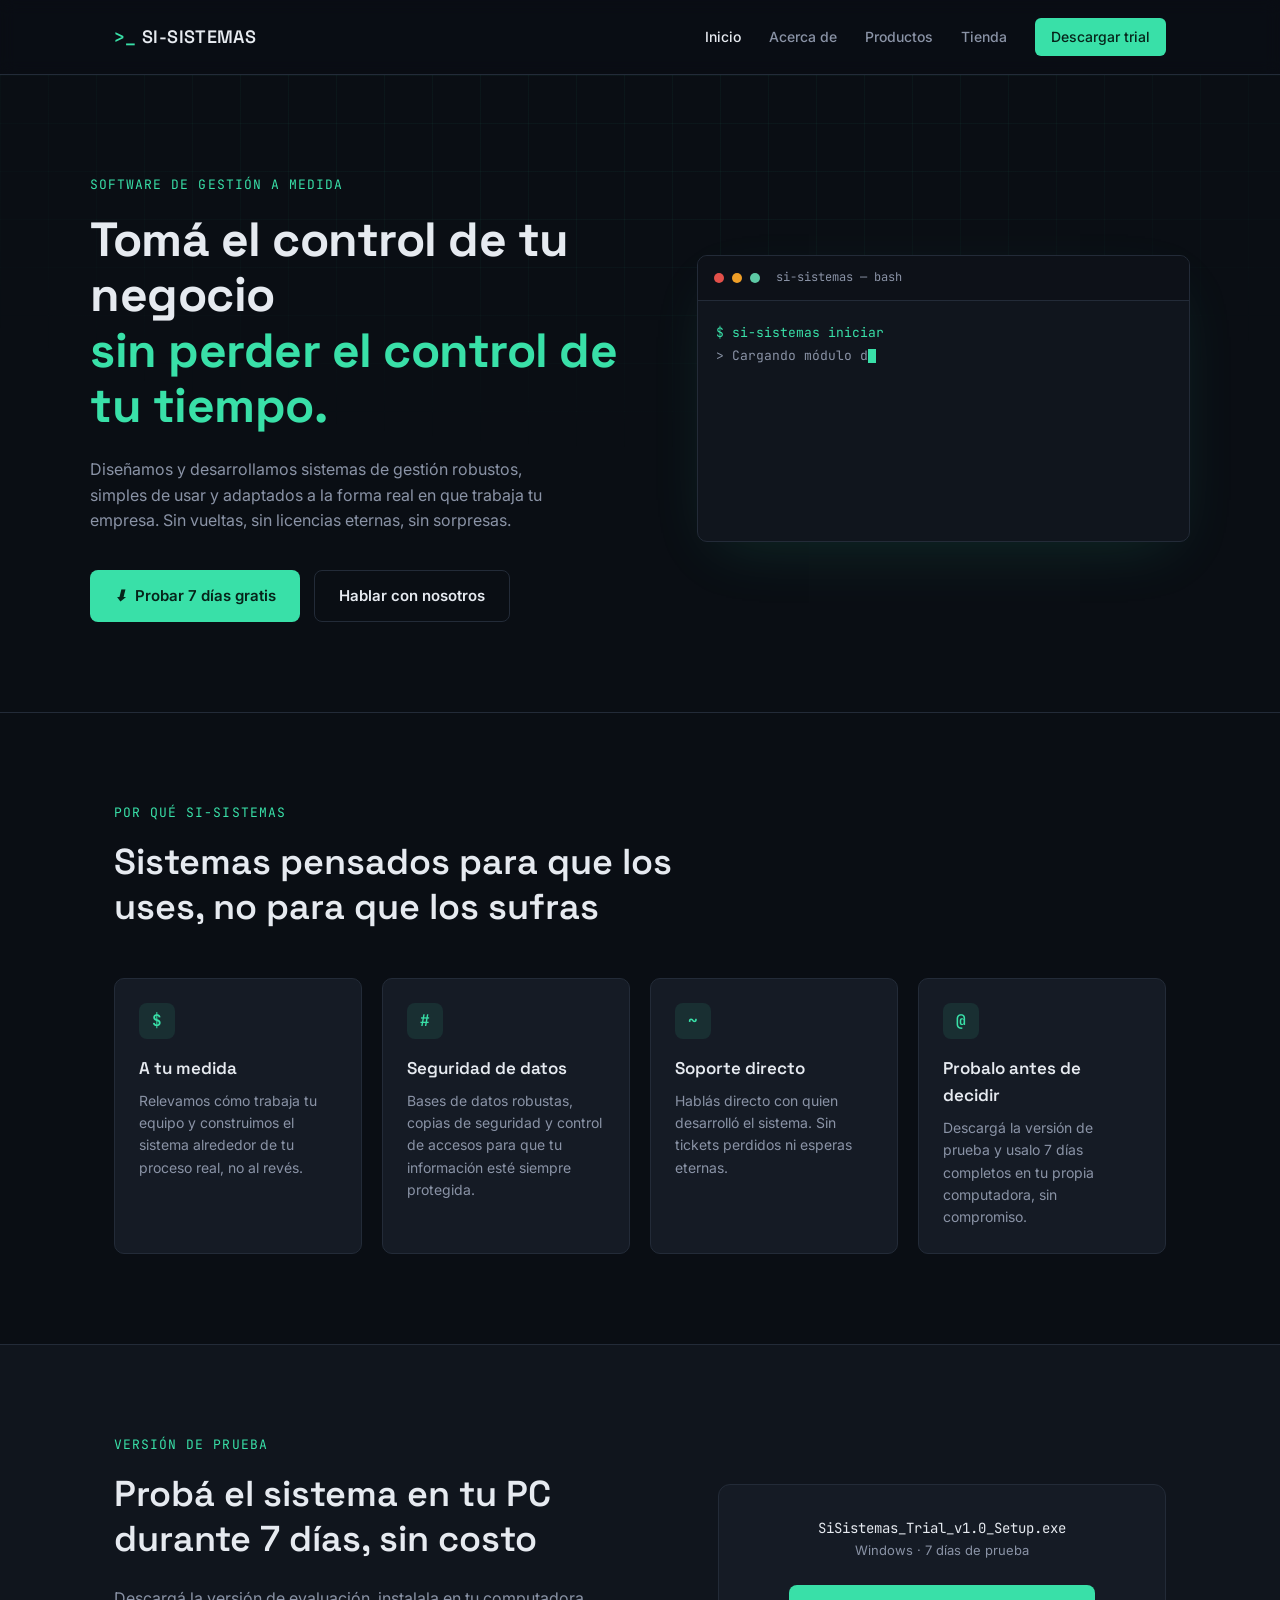
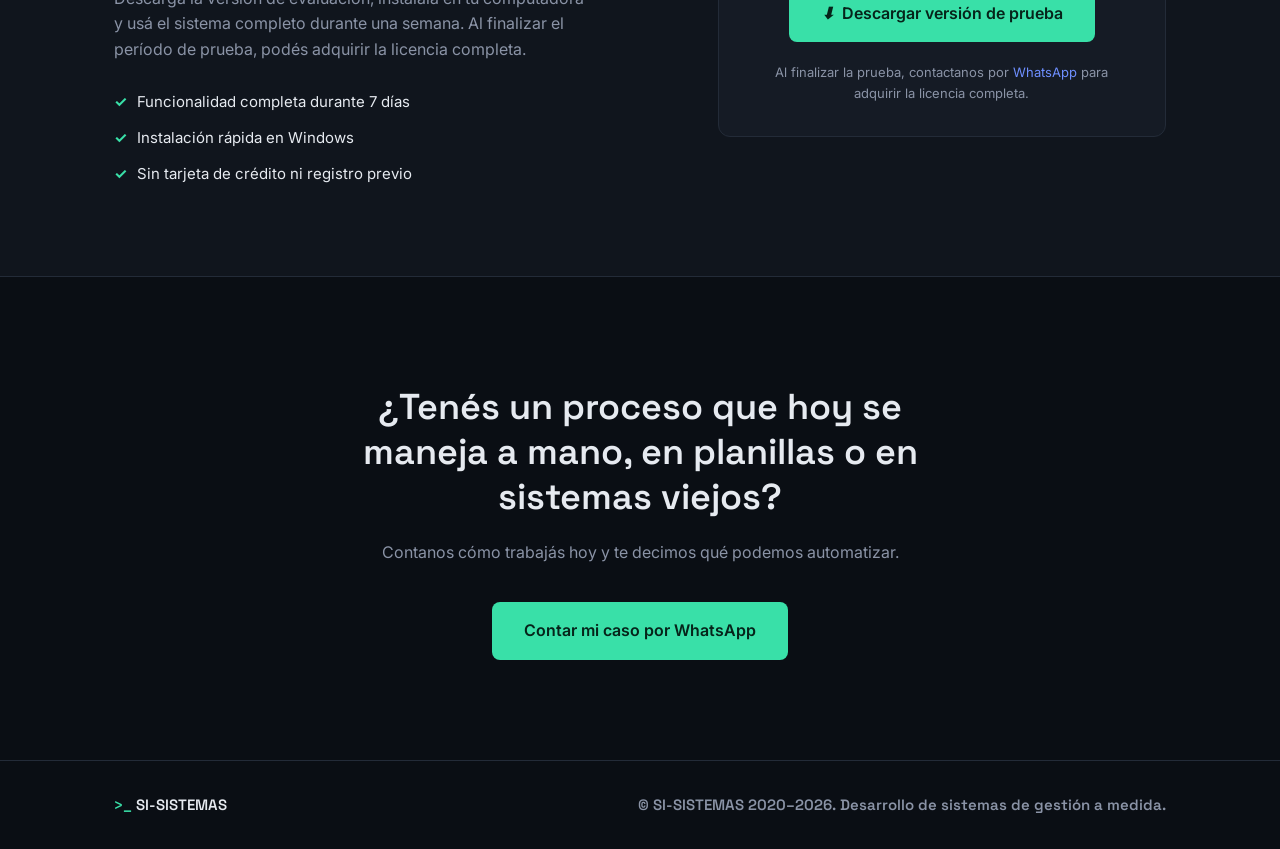
<file: index.html>
<!DOCTYPE html>
<html lang="es">
<head>
  <meta charset="UTF-8">
  <meta name="viewport" content="width=device-width, initial-scale=1, shrink-to-fit=no">
  <meta name="author" content="Simón Federico Silvero">
  <meta name="description" content="SI-SISTEMAS - Desarrollo de sistemas de gestión a medida. Probá nuestro sistema gratis durante 7 días.">
  <title>SI-SISTEMAS | Desarrollo de software a medida</title>
  <link rel="preconnect" href="https://fonts.googleapis.com">
  <link rel="preconnect" href="https://fonts.gstatic.com" crossorigin>
  <link href="https://fonts.googleapis.com/css2?family=Space+Grotesk:wght@500;600;700&family=Inter:wght@400;500;600&family=JetBrains+Mono:wght@400;500&display=swap" rel="stylesheet">
  <link rel="stylesheet" href="css/style.css">
</head>
<body>

  <header class="nav">
    <div class="nav-inner">
      <a href="index.html" class="logo">
        <span class="logo-prompt">&gt;_</span> SI-SISTEMAS
      </a>
      <nav class="nav-links" id="navLinks">
        <a href="index.html" class="active">Inicio</a>
        <a href="about.html">Acerca de</a>
        <a href="products.html">Productos</a>
        <a href="store.html">Tienda</a>
        <a href="#descarga" class="nav-cta">Descargar trial</a>
      </nav>
      <button class="nav-burger" id="navBurger" aria-label="Abrir menú">
        <span></span><span></span><span></span>
      </button>
    </div>
  </header>

  <main>
    <section class="hero">
      <div class="hero-grid"></div>
      <div class="hero-inner">
        <div class="hero-text">
          <p class="eyebrow">Software de gestión a medida</p>
          <h1>Tomá el control de tu negocio<br><span class="accent">sin perder el control de tu tiempo.</span></h1>
          <p class="hero-sub">
            Diseñamos y desarrollamos sistemas de gestión robustos, simples de usar
            y adaptados a la forma real en que trabaja tu empresa. Sin vueltas,
            sin licencias eternas, sin sorpresas.
          </p>
          <div class="hero-actions">
            <a href="#descarga" class="btn btn-primary">
              <i class="ti">⬇</i> Probar 7 días gratis
            </a>
            <a href="https://api.whatsapp.com/send?phone=5491172366664&text=Hola, quiero más información sobre el sistema de gestión." class="btn btn-ghost" target="_blank" rel="noopener">
              Hablar con nosotros
            </a>
          </div>
        </div>

        <div class="terminal" aria-hidden="true">
          <div class="terminal-bar">
            <span class="dot dot-red"></span>
            <span class="dot dot-yellow"></span>
            <span class="dot dot-green"></span>
            <span class="terminal-title">si-sistemas — bash</span>
          </div>
          <div class="terminal-body" id="terminalBody"></div>
        </div>
      </div>
    </section>

    <section class="features">
      <div class="section-inner">
        <p class="eyebrow">Por qué SI-SISTEMAS</p>
        <h2>Sistemas pensados para que los uses, no para que los sufras</h2>

        <div class="feature-grid">
          <article class="feature-card">
            <div class="feature-icon">$</div>
            <h3>A tu medida</h3>
            <p>Relevamos cómo trabaja tu equipo y construimos el sistema alrededor de tu proceso real, no al revés.</p>
          </article>
          <article class="feature-card">
            <div class="feature-icon">#</div>
            <h3>Seguridad de datos</h3>
            <p>Bases de datos robustas, copias de seguridad y control de accesos para que tu información esté siempre protegida.</p>
          </article>
          <article class="feature-card">
            <div class="feature-icon">~</div>
            <h3>Soporte directo</h3>
            <p>Hablás directo con quien desarrolló el sistema. Sin tickets perdidos ni esperas eternas.</p>
          </article>
          <article class="feature-card">
            <div class="feature-icon">@</div>
            <h3>Probalo antes de decidir</h3>
            <p>Descargá la versión de prueba y usalo 7 días completos en tu propia computadora, sin compromiso.</p>
          </article>
        </div>
      </div>
    </section>

    <section class="download" id="descarga">
      <div class="section-inner download-inner">
        <div class="download-text">
          <p class="eyebrow">Versión de prueba</p>
          <h2>Probá el sistema en tu PC durante 7 días, sin costo</h2>
          <p class="hero-sub">
            Descargá la versión de evaluación, instalala en tu computadora y usá
            el sistema completo durante una semana. Al finalizar el período de
            prueba, podés adquirir la licencia completa.
          </p>
          <ul class="download-list">
            <li><span class="check">✓</span> Funcionalidad completa durante 7 días</li>
            <li><span class="check">✓</span> Instalación rápida en Windows</li>
            <li><span class="check">✓</span> Sin tarjeta de crédito ni registro previo</li>
          </ul>
        </div>

        <div class="download-card">
          <p class="download-card-label">SiSistemas_Trial_v1.0_Setup.exe</p>
          <p class="download-card-meta">Windows · 7 días de prueba</p>
          <a href="https://github.com/freddy-silvero/silvero/releases/download/v1.3/SiSistemas_Trial_v1.0_Setup.exe" class="btn btn-primary btn-large" id="downloadBtn">
            <i class="ti">⬇</i> Descargar versión de prueba
          </a>
          <p class="download-card-note">
            Al finalizar la prueba, contactanos por
            <a href="https://api.whatsapp.com/send?phone=5491172366664&text=Hola, terminé la prueba del sistema y quiero comprar la licencia." target="_blank" rel="noopener">WhatsApp</a>
            para adquirir la licencia completa.
          </p>
        </div>
      </div>
    </section>

    <section class="cta">
      <div class="section-inner cta-inner">
        <h2>¿Tenés un proceso que hoy se maneja a mano, en planillas o en sistemas viejos?</h2>
        <p class="hero-sub">Contanos cómo trabajás hoy y te decimos qué podemos automatizar.</p>
        <a href="https://api.whatsapp.com/send?phone=5491172366664&text=Hola, quiero contarles cómo trabajamos para que me asesoren." class="btn btn-primary btn-large" target="_blank" rel="noopener">
          Contar mi caso por WhatsApp
        </a>
      </div>
    </section>
  </main>

  <footer class="footer">
    <div class="section-inner footer-inner">
      <p><span class="logo-prompt">&gt;_</span> SI-SISTEMAS</p>
      <p class="footer-copy">© SI-SISTEMAS 2020–2026. Desarrollo de sistemas de gestión a medida.</p>
    </div>
  </footer>

  <script src="js/main.js"></script>
</body>
</html>
</file>
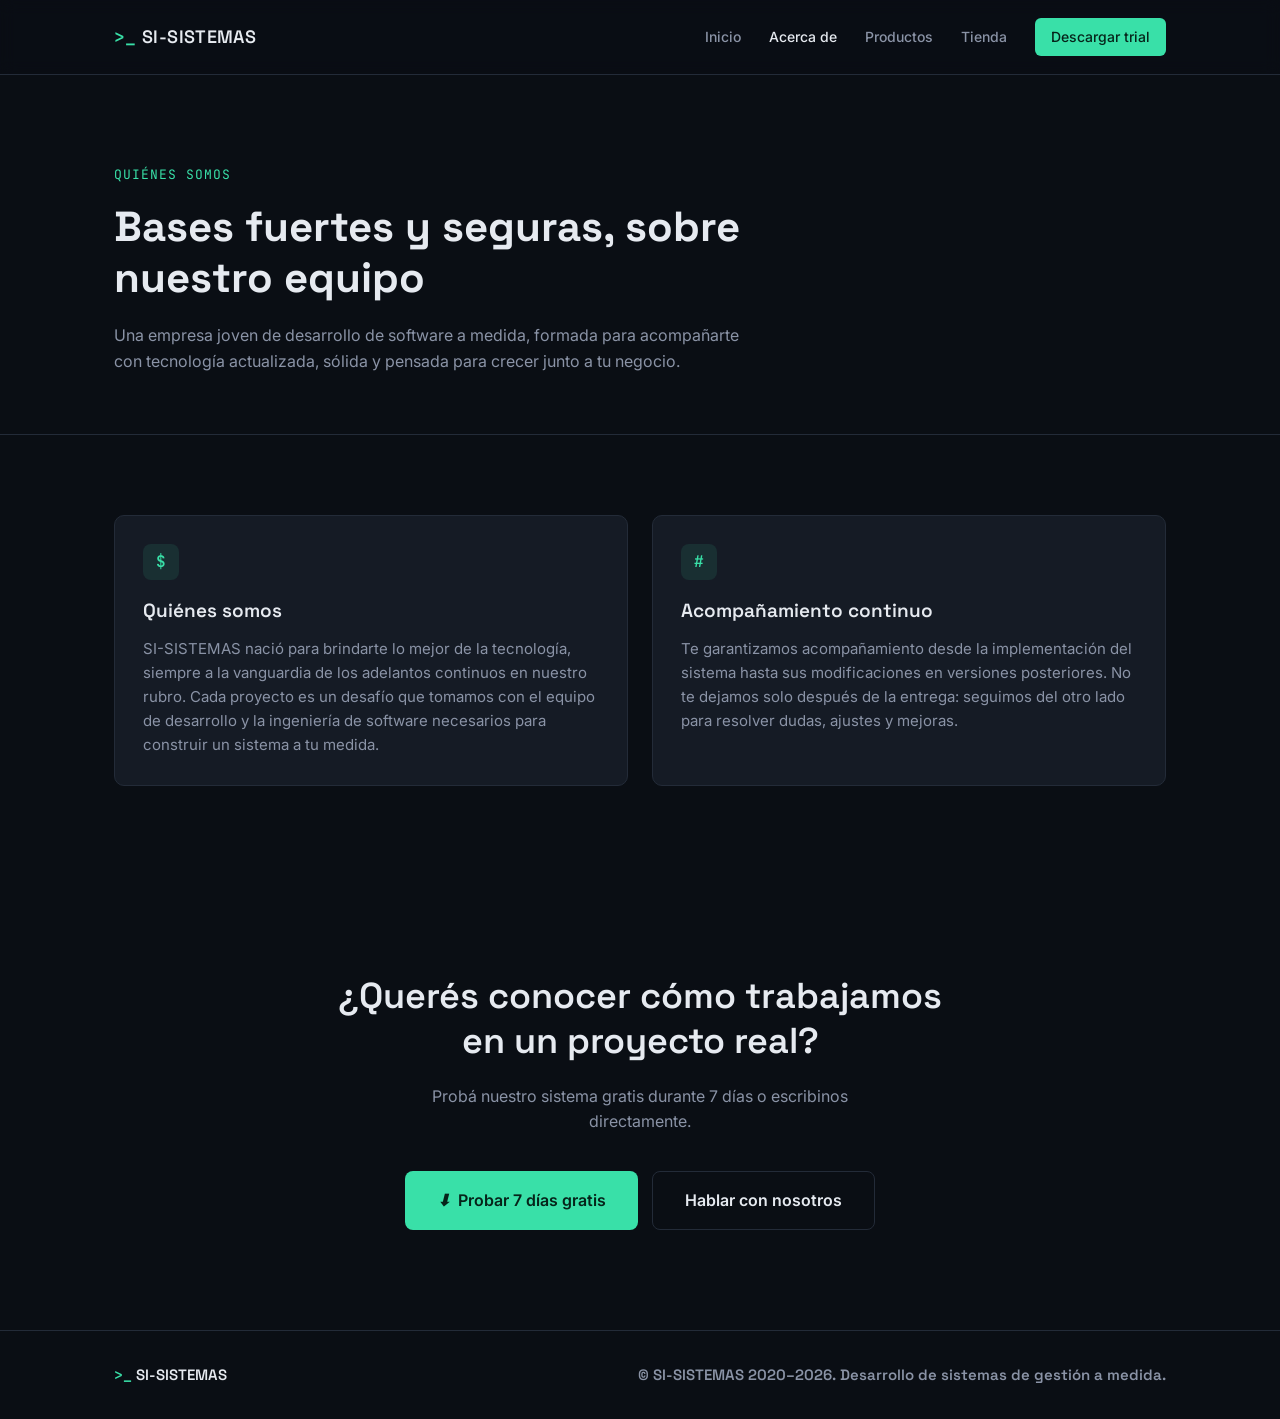
<file: about.html>
<!DOCTYPE html>
<html lang="es">
<head>
  <meta charset="UTF-8">
  <meta name="viewport" content="width=device-width, initial-scale=1, shrink-to-fit=no">
  <meta name="author" content="Simón Federico Silvero">
  <meta name="description" content="SI-SISTEMAS - Acerca de nosotros. Desarrollo de software a medida en Argentina.">
  <title>Acerca de | SI-SISTEMAS</title>
  <link rel="preconnect" href="https://fonts.googleapis.com">
  <link rel="preconnect" href="https://fonts.gstatic.com" crossorigin>
  <link href="https://fonts.googleapis.com/css2?family=Space+Grotesk:wght@500;600;700&family=Inter:wght@400;500;600&family=JetBrains+Mono:wght@400;500&display=swap" rel="stylesheet">
  <link rel="stylesheet" href="css/style.css">
</head>
<body>

  <header class="nav">
    <div class="nav-inner">
      <a href="index.html" class="logo">
        <span class="logo-prompt">&gt;_</span> SI-SISTEMAS
      </a>
      <nav class="nav-links" id="navLinks">
        <a href="index.html">Inicio</a>
        <a href="about.html" class="active">Acerca de</a>
        <a href="products.html">Productos</a>
        <a href="store.html">Tienda</a>
        <a href="index.html#descarga" class="nav-cta">Descargar trial</a>
      </nav>
      <button class="nav-burger" id="navBurger" aria-label="Abrir menú">
        <span></span><span></span><span></span>
      </button>
    </div>
  </header>

  <main>
    <section class="page-hero">
      <div class="section-inner">
        <p class="eyebrow">Quiénes somos</p>
        <h1>Bases fuertes y seguras, sobre nuestro equipo</h1>
        <p class="hero-sub page-hero-sub">
          Una empresa joven de desarrollo de software a medida, formada para
          acompañarte con tecnología actualizada, sólida y pensada para crecer
          junto a tu negocio.
        </p>
      </div>
    </section>

    <section class="about-content">
      <div class="section-inner about-grid">
        <div class="about-card">
          <div class="feature-icon">$</div>
          <h3>Quiénes somos</h3>
          <p>
            SI-SISTEMAS nació para brindarte lo mejor de la tecnología, siempre
            a la vanguardia de los adelantos continuos en nuestro rubro. Cada
            proyecto es un desafío que tomamos con el equipo de desarrollo y
            la ingeniería de software necesarios para construir un sistema a
            tu medida.
          </p>
        </div>
        <div class="about-card">
          <div class="feature-icon">#</div>
          <h3>Acompañamiento continuo</h3>
          <p>
            Te garantizamos acompañamiento desde la implementación del sistema
            hasta sus modificaciones en versiones posteriores. No te dejamos
            solo después de la entrega: seguimos del otro lado para resolver
            dudas, ajustes y mejoras.
          </p>
        </div>
      </div>
    </section>

    <section class="cta">
      <div class="section-inner cta-inner">
        <h2>¿Querés conocer cómo trabajamos en un proyecto real?</h2>
        <p class="hero-sub">Probá nuestro sistema gratis durante 7 días o escribinos directamente.</p>
        <div class="hero-actions cta-actions">
          <a href="index.html#descarga" class="btn btn-primary btn-large">
            <i class="ti">⬇</i> Probar 7 días gratis
          </a>
          <a href="https://api.whatsapp.com/send?phone=5491172366664&text=Hola, quiero más información sobre SI-SISTEMAS." class="btn btn-ghost btn-large" target="_blank" rel="noopener">
            Hablar con nosotros
          </a>
        </div>
      </div>
    </section>
  </main>

  <footer class="footer">
    <div class="section-inner footer-inner">
      <p><span class="logo-prompt">&gt;_</span> SI-SISTEMAS</p>
      <p class="footer-copy">© SI-SISTEMAS 2020–2026. Desarrollo de sistemas de gestión a medida.</p>
    </div>
  </footer>

</body>
</html>
</file>
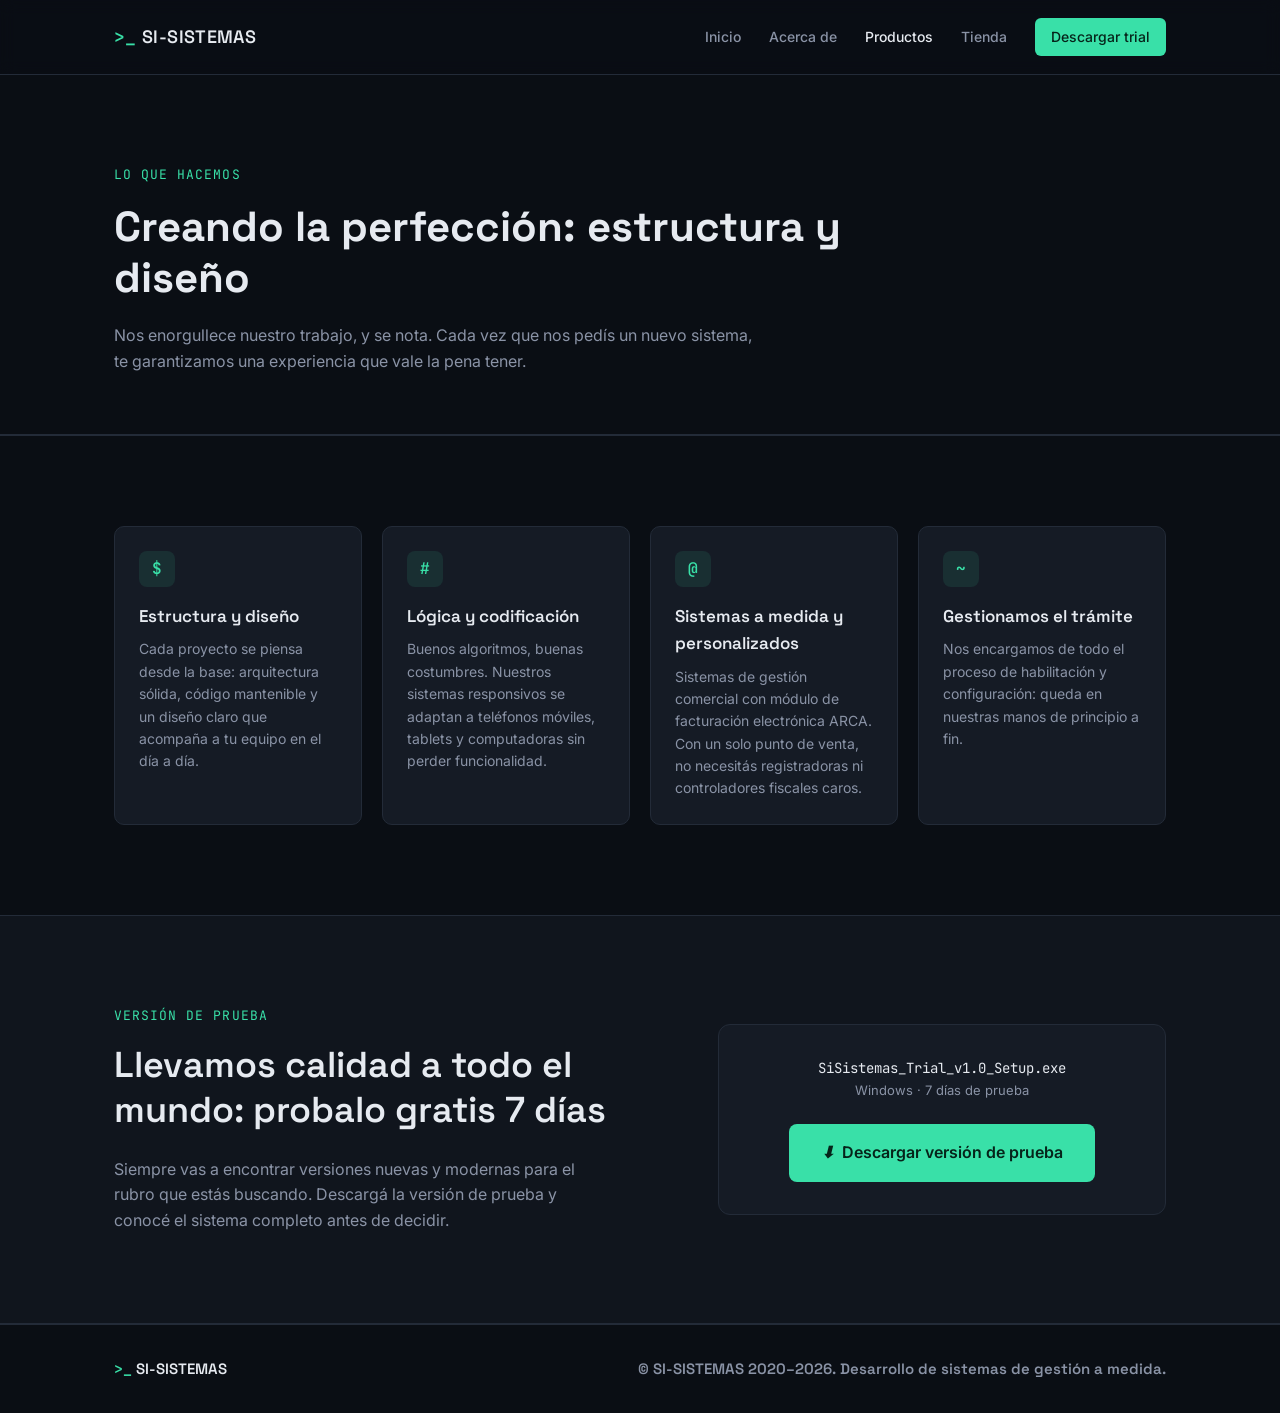
<file: products.html>
<!DOCTYPE html>
<html lang="es">
<head>
  <meta charset="UTF-8">
  <meta name="viewport" content="width=device-width, initial-scale=1, shrink-to-fit=no">
  <meta name="author" content="Simón Federico Silvero">
  <meta name="description" content="SI-SISTEMAS - Productos y servicios de desarrollo de software a medida.">
  <title>Productos | SI-SISTEMAS</title>
  <link rel="preconnect" href="https://fonts.googleapis.com">
  <link rel="preconnect" href="https://fonts.gstatic.com" crossorigin>
  <link href="https://fonts.googleapis.com/css2?family=Space+Grotesk:wght@500;600;700&family=Inter:wght@400;500;600&family=JetBrains+Mono:wght@400;500&display=swap" rel="stylesheet">
  <link rel="stylesheet" href="css/style.css">
</head>
<body>

  <header class="nav">
    <div class="nav-inner">
      <a href="index.html" class="logo">
        <span class="logo-prompt">&gt;_</span> SI-SISTEMAS
      </a>
      <nav class="nav-links" id="navLinks">
        <a href="index.html">Inicio</a>
        <a href="about.html">Acerca de</a>
        <a href="products.html" class="active">Productos</a>
        <a href="store.html">Tienda</a>
        <a href="index.html#descarga" class="nav-cta">Descargar trial</a>
      </nav>
      <button class="nav-burger" id="navBurger" aria-label="Abrir menú">
        <span></span><span></span><span></span>
      </button>
    </div>
  </header>

  <main>
    <section class="page-hero">
      <div class="section-inner">
        <p class="eyebrow">Lo que hacemos</p>
        <h1>Creando la perfección: estructura y diseño</h1>
        <p class="hero-sub page-hero-sub">
          Nos enorgullece nuestro trabajo, y se nota. Cada vez que nos pedís un
          nuevo sistema, te garantizamos una experiencia que vale la pena tener.
        </p>
      </div>
    </section>

    <section class="features">
      <div class="section-inner">
        <div class="feature-grid products-grid">
          <article class="feature-card">
            <div class="feature-icon">$</div>
            <h3>Estructura y diseño</h3>
            <p>
              Cada proyecto se piensa desde la base: arquitectura sólida,
              código mantenible y un diseño claro que acompaña a tu equipo
              en el día a día.
            </p>
          </article>
          <article class="feature-card">
            <div class="feature-icon">#</div>
            <h3>Lógica y codificación</h3>
            <p>
              Buenos algoritmos, buenas costumbres. Nuestros sistemas
              responsivos se adaptan a teléfonos móviles, tablets y
              computadoras sin perder funcionalidad.
            </p>
          </article>
          <article class="feature-card">
            <div class="feature-icon">@</div>
            <h3>Sistemas a medida y personalizados</h3>
            <p>
              Sistemas de gestión comercial con módulo de facturación
              electrónica ARCA. Con un solo punto de venta, no necesitás
              registradoras ni controladores fiscales caros.
            </p>
          </article>
          <article class="feature-card">
            <div class="feature-icon">~</div>
            <h3>Gestionamos el trámite</h3>
            <p>
              Nos encargamos de todo el proceso de habilitación y
              configuración: queda en nuestras manos de principio a fin.
            </p>
          </article>
        </div>
      </div>
    </section>

    <section class="download" id="descarga-productos">
      <div class="section-inner download-inner">
        <div class="download-text">
          <p class="eyebrow">Versión de prueba</p>
          <h2>Llevamos calidad a todo el mundo: probalo gratis 7 días</h2>
          <p class="hero-sub">
            Siempre vas a encontrar versiones nuevas y modernas para el rubro
            que estás buscando. Descargá la versión de prueba y conocé el
            sistema completo antes de decidir.
          </p>
        </div>
        <div class="download-card">
          <p class="download-card-label">SiSistemas_Trial_v1.0_Setup.exe</p>
          <p class="download-card-meta">Windows · 7 días de prueba</p>
          <a href="https://github.com/freddy-silvero/silvero/releases/download/v1.3/SiSistemas_Trial_v1.0_Setup.exe" class="btn btn-primary btn-large">
            <i class="ti">⬇</i> Descargar versión de prueba
          </a>
        </div>
      </div>
    </section>
  </main>

  <footer class="footer">
    <div class="section-inner footer-inner">
      <p><span class="logo-prompt">&gt;_</span> SI-SISTEMAS</p>
      <p class="footer-copy">© SI-SISTEMAS 2020–2026. Desarrollo de sistemas de gestión a medida.</p>
    </div>
  </footer>

</body>
</html>
</file>
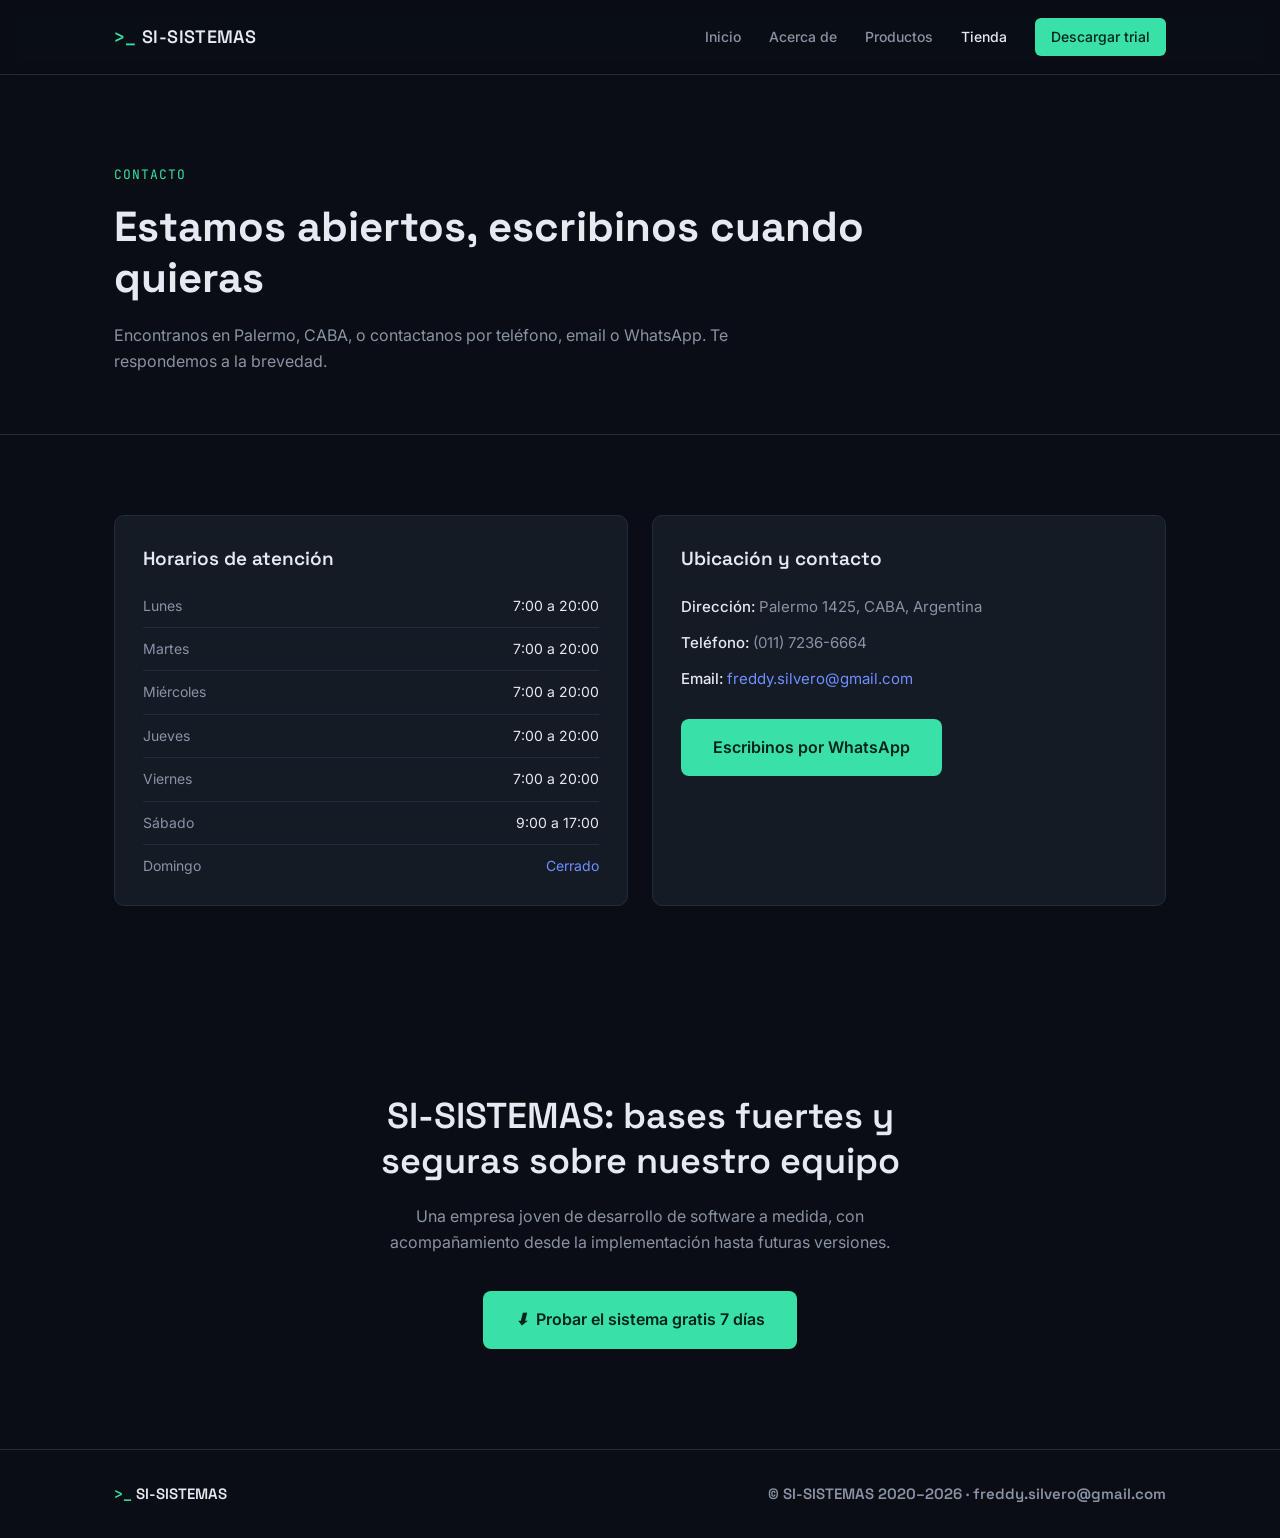
<file: store.html>
<!DOCTYPE html>
<html lang="es">
<head>
  <meta charset="UTF-8">
  <meta name="viewport" content="width=device-width, initial-scale=1, shrink-to-fit=no">
  <meta name="author" content="Simón Federico Silvero">
  <meta name="description" content="SI-SISTEMAS - Contacto, horarios y ubicación.">
  <title>Contacto | SI-SISTEMAS</title>
  <link rel="preconnect" href="https://fonts.googleapis.com">
  <link rel="preconnect" href="https://fonts.gstatic.com" crossorigin>
  <link href="https://fonts.googleapis.com/css2?family=Space+Grotesk:wght@500;600;700&family=Inter:wght@400;500;600&family=JetBrains+Mono:wght@400;500&display=swap" rel="stylesheet">
  <link rel="stylesheet" href="css/style.css">
</head>
<body>

  <header class="nav">
    <div class="nav-inner">
      <a href="index.html" class="logo">
        <span class="logo-prompt">&gt;_</span> SI-SISTEMAS
      </a>
      <nav class="nav-links" id="navLinks">
        <a href="index.html">Inicio</a>
        <a href="about.html">Acerca de</a>
        <a href="products.html">Productos</a>
        <a href="store.html" class="active">Tienda</a>
        <a href="index.html#descarga" class="nav-cta">Descargar trial</a>
      </nav>
      <button class="nav-burger" id="navBurger" aria-label="Abrir menú">
        <span></span><span></span><span></span>
      </button>
    </div>
  </header>

  <main>
    <section class="page-hero">
      <div class="section-inner">
        <p class="eyebrow">Contacto</p>
        <h1>Estamos abiertos, escribinos cuando quieras</h1>
        <p class="hero-sub page-hero-sub">
          Encontranos en Palermo, CABA, o contactanos por teléfono, email o
          WhatsApp. Te respondemos a la brevedad.
        </p>
      </div>
    </section>

    <section class="contact-content">
      <div class="section-inner contact-grid">
        <div class="contact-card">
          <h3>Horarios de atención</h3>
          <ul class="schedule-list">
            <li><span>Lunes</span><span>7:00 a 20:00</span></li>
            <li><span>Martes</span><span>7:00 a 20:00</span></li>
            <li><span>Miércoles</span><span>7:00 a 20:00</span></li>
            <li><span>Jueves</span><span>7:00 a 20:00</span></li>
            <li><span>Viernes</span><span>7:00 a 20:00</span></li>
            <li><span>Sábado</span><span>9:00 a 17:00</span></li>
            <li><span>Domingo</span><span class="closed">Cerrado</span></li>
          </ul>
        </div>

        <div class="contact-card">
          <h3>Ubicación y contacto</h3>
          <p class="contact-line"><strong>Dirección:</strong> Palermo 1425, CABA, Argentina</p>
          <p class="contact-line"><strong>Teléfono:</strong> (011) 7236-6664</p>
          <p class="contact-line"><strong>Email:</strong> <a href="mailto:freddy.silvero@gmail.com">freddy.silvero@gmail.com</a></p>
          <a href="https://api.whatsapp.com/send?phone=5491172366664&text=Hola, quiero más información sobre SI-SISTEMAS." class="btn btn-primary btn-large contact-whatsapp" target="_blank" rel="noopener">
            Escribinos por WhatsApp
          </a>
        </div>
      </div>
    </section>

    <section class="cta">
      <div class="section-inner cta-inner">
        <h2>SI-SISTEMAS: bases fuertes y seguras sobre nuestro equipo</h2>
        <p class="hero-sub">
          Una empresa joven de desarrollo de software a medida, con
          acompañamiento desde la implementación hasta futuras versiones.
        </p>
        <a href="index.html#descarga" class="btn btn-primary btn-large">
          <i class="ti">⬇</i> Probar el sistema gratis 7 días
        </a>
      </div>
    </section>
  </main>

  <footer class="footer">
    <div class="section-inner footer-inner">
      <p><span class="logo-prompt">&gt;_</span> SI-SISTEMAS</p>
      <p class="footer-copy">© SI-SISTEMAS 2020–2026 · freddy.silvero@gmail.com</p>
    </div>
  </footer>

</body>
</html>
</file>
<file: css/style.css>
:root {
  --bg: #0A0E14;
  --bg-panel: #10151D;
  --bg-card: #151B25;
  --border: #232B38;
  --text: #E6EAF0;
  --text-muted: #8A93A6;
  --accent: #39E0A8;
  --accent-dim: #1E7A5A;
  --accent2: #6E8FFF;
  --font-display: 'Space Grotesk', sans-serif;
  --font-body: 'Inter', sans-serif;
  --font-mono: 'JetBrains Mono', monospace;
}

* { margin: 0; padding: 0; box-sizing: border-box; }

html { scroll-behavior: smooth; }

body {
  background: var(--bg);
  color: var(--text);
  font-family: var(--font-body);
  line-height: 1.6;
  -webkit-font-smoothing: antialiased;
}

a { color: var(--accent2); text-decoration: none; }

.section-inner {
  max-width: 1100px;
  margin: 0 auto;
  padding: 0 24px;
}

/* Nav */
.nav {
  position: sticky;
  top: 0;
  z-index: 50;
  background: rgba(10, 14, 20, 0.85);
  backdrop-filter: blur(8px);
  border-bottom: 1px solid var(--border);
}

.nav-inner {
  max-width: 1100px;
  margin: 0 auto;
  padding: 18px 24px;
  display: flex;
  align-items: center;
  justify-content: space-between;
}

.logo {
  font-family: var(--font-display);
  font-weight: 600;
  font-size: 18px;
  color: var(--text);
  letter-spacing: 0.02em;
}

.logo-prompt {
  color: var(--accent);
  font-family: var(--font-mono);
}

.nav-links {
  display: flex;
  align-items: center;
  gap: 28px;
}

.nav-links a {
  color: var(--text-muted);
  font-size: 14px;
  font-weight: 500;
  transition: color 0.15s ease;
}

.nav-links a:hover,
.nav-links a.active {
  color: var(--text);
}

.nav-cta {
  background: var(--accent);
  color: #06241A !important;
  padding: 8px 16px;
  border-radius: 6px;
  font-weight: 600;
}

.nav-cta:hover { color: #06241A !important; opacity: 0.9; }

/* Hero */
.hero {
  position: relative;
  padding: 100px 24px 90px;
  overflow: hidden;
}

.hero-grid {
  position: absolute;
  inset: 0;
  background-image:
    linear-gradient(rgba(57, 224, 168, 0.045) 1px, transparent 1px),
    linear-gradient(90deg, rgba(57, 224, 168, 0.045) 1px, transparent 1px);
  background-size: 48px 48px;
  mask-image: radial-gradient(ellipse 70% 60% at 50% 0%, black 40%, transparent 100%);
}

.hero-inner {
  position: relative;
  max-width: 1100px;
  margin: 0 auto;
  display: grid;
  grid-template-columns: 1.1fr 1fr;
  gap: 64px;
  align-items: center;
}

.eyebrow {
  font-family: var(--font-mono);
  font-size: 13px;
  color: var(--accent);
  letter-spacing: 0.08em;
  text-transform: uppercase;
  margin-bottom: 16px;
}

.hero h1 {
  font-family: var(--font-display);
  font-size: clamp(32px, 4.5vw, 48px);
  line-height: 1.15;
  font-weight: 700;
  letter-spacing: -0.01em;
}

.hero h1 .accent { color: var(--accent); }

.hero-sub {
  margin-top: 24px;
  font-size: 16px;
  color: var(--text-muted);
  max-width: 480px;
}

.hero-actions {
  margin-top: 36px;
  display: flex;
  gap: 14px;
  flex-wrap: wrap;
}

/* Buttons */
.btn {
  display: inline-flex;
  align-items: center;
  gap: 8px;
  padding: 13px 24px;
  border-radius: 8px;
  font-weight: 600;
  font-size: 15px;
  font-family: var(--font-body);
  transition: transform 0.12s ease, opacity 0.12s ease;
}

.btn:active { transform: scale(0.98); }

.btn-primary {
  background: var(--accent);
  color: #06241A;
}

.btn-primary:hover { opacity: 0.9; }

.btn-ghost {
  background: transparent;
  color: var(--text);
  border: 1px solid var(--border);
}

.btn-ghost:hover { border-color: var(--accent-dim); }

.btn-large { padding: 16px 32px; font-size: 16px; }

/* Terminal */
.terminal {
  background: var(--bg-panel);
  border: 1px solid var(--border);
  border-radius: 10px;
  overflow: hidden;
  font-family: var(--font-mono);
  box-shadow: 0 20px 60px -20px rgba(57, 224, 168, 0.15);
}

.terminal-bar {
  display: flex;
  align-items: center;
  gap: 8px;
  padding: 12px 16px;
  border-bottom: 1px solid var(--border);
  background: #0D1118;
}

.dot { width: 10px; height: 10px; border-radius: 50%; }
.dot-red { background: #E2504A; }
.dot-yellow { background: #EF9F27; }
.dot-green { background: #5DCAA5; }

.terminal-title {
  margin-left: 8px;
  font-size: 12px;
  color: var(--text-muted);
}

.terminal-body {
  padding: 20px 18px;
  font-size: 13px;
  line-height: 1.8;
  min-height: 240px;
  color: var(--text);
  white-space: pre-wrap;
}

.terminal-body .prompt { color: var(--accent); }
.terminal-body .cmt { color: var(--text-muted); }
.terminal-body .ok { color: var(--accent); }

.cursor {
  display: inline-block;
  width: 8px;
  height: 14px;
  background: var(--accent);
  vertical-align: middle;
  animation: blink 1s step-end infinite;
}

@keyframes blink { 50% { opacity: 0; } }

/* Features */
.features {
  padding: 90px 0;
  border-top: 1px solid var(--border);
}

.features h2,
.download h2,
.cta h2 {
  font-family: var(--font-display);
  font-size: clamp(26px, 3.5vw, 36px);
  font-weight: 600;
  max-width: 640px;
  margin-top: 8px;
  line-height: 1.25;
}

.feature-grid {
  margin-top: 48px;
  display: grid;
  grid-template-columns: repeat(auto-fit, minmax(220px, 1fr));
  gap: 20px;
}

.feature-card {
  background: var(--bg-card);
  border: 1px solid var(--border);
  border-radius: 10px;
  padding: 24px;
  transition: border-color 0.15s ease;
}

.feature-card:hover { border-color: var(--accent-dim); }

.feature-icon {
  width: 36px;
  height: 36px;
  display: flex;
  align-items: center;
  justify-content: center;
  border-radius: 8px;
  background: rgba(57, 224, 168, 0.1);
  color: var(--accent);
  font-family: var(--font-mono);
  font-weight: 600;
  font-size: 16px;
  margin-bottom: 16px;
}

.feature-card h3 {
  font-family: var(--font-display);
  font-size: 17px;
  font-weight: 600;
  margin-bottom: 8px;
}

.feature-card p {
  font-size: 14px;
  color: var(--text-muted);
}

/* Download */
.download {
  padding: 90px 0;
  background: var(--bg-panel);
  border-top: 1px solid var(--border);
  border-bottom: 1px solid var(--border);
}

.download-inner {
  display: grid;
  grid-template-columns: 1.1fr 0.9fr;
  gap: 56px;
  align-items: center;
}

.download-list {
  list-style: none;
  margin-top: 28px;
  display: flex;
  flex-direction: column;
  gap: 12px;
}

.download-list li {
  font-size: 15px;
  color: var(--text);
  display: flex;
  align-items: baseline;
  gap: 10px;
}

.check {
  color: var(--accent);
  font-weight: 700;
}

.download-card {
  background: var(--bg-card);
  border: 1px solid var(--border);
  border-radius: 12px;
  padding: 32px;
  text-align: center;
}

.download-card-label {
  font-family: var(--font-mono);
  font-size: 14px;
  color: var(--text);
}

.download-card-meta {
  font-size: 13px;
  color: var(--text-muted);
  margin-bottom: 24px;
}

.download-card-note {
  margin-top: 20px;
  font-size: 13px;
  color: var(--text-muted);
}

/* CTA */
.cta { padding: 100px 0; text-align: center; }

.cta-inner h2 { margin: 8px auto 0; }

.cta .hero-sub { max-width: 520px; margin: 20px auto 36px; }

/* Page hero (subpages) */
.page-hero {
  padding: 90px 24px 60px;
  border-bottom: 1px solid var(--border);
}

.page-hero h1 {
  font-family: var(--font-display);
  font-size: clamp(28px, 4vw, 42px);
  font-weight: 700;
  line-height: 1.2;
  max-width: 760px;
}

.page-hero-sub {
  margin-top: 20px;
  max-width: 640px;
}

/* About */
.about-content { padding: 80px 0; }

.about-grid {
  display: grid;
  grid-template-columns: repeat(auto-fit, minmax(280px, 1fr));
  gap: 24px;
}

.about-card {
  background: var(--bg-card);
  border: 1px solid var(--border);
  border-radius: 10px;
  padding: 28px;
}

.about-card h3 {
  font-family: var(--font-display);
  font-size: 19px;
  font-weight: 600;
  margin: 16px 0 10px;
}

.about-card p {
  font-size: 15px;
  color: var(--text-muted);
}

.cta-actions {
  justify-content: center;
  margin-top: 28px;
}

/* Products */
.products-grid { margin-top: 0; }

/* Contact */
.contact-content { padding: 80px 0; }

.contact-grid {
  display: grid;
  grid-template-columns: repeat(auto-fit, minmax(280px, 1fr));
  gap: 24px;
}

.contact-card {
  background: var(--bg-card);
  border: 1px solid var(--border);
  border-radius: 10px;
  padding: 28px;
}

.contact-card h3 {
  font-family: var(--font-display);
  font-size: 19px;
  font-weight: 600;
  margin-bottom: 20px;
}

.schedule-list {
  list-style: none;
  display: flex;
  flex-direction: column;
  gap: 10px;
}

.schedule-list li {
  display: flex;
  justify-content: space-between;
  font-size: 14px;
  padding-bottom: 10px;
  border-bottom: 1px solid var(--border);
}

.schedule-list li:last-child { border-bottom: none; padding-bottom: 0; }

.schedule-list li span:first-child { color: var(--text-muted); }

.closed { color: var(--accent2); }

.contact-line {
  font-size: 15px;
  color: var(--text-muted);
  margin-bottom: 12px;
}

.contact-line strong { color: var(--text); font-weight: 500; }

.contact-whatsapp { margin-top: 16px; }

/* Footer */
.footer {
  border-top: 1px solid var(--border);
  padding: 32px 0;
}

.footer-inner {
  display: flex;
  align-items: center;
  justify-content: space-between;
  flex-wrap: wrap;
  gap: 12px;
}

.footer-inner p {
  font-family: var(--font-display);
  font-weight: 600;
  font-size: 15px;
}

.footer-copy {
  font-family: var(--font-body);
  font-weight: 400;
  font-size: 13px;
  color: var(--text-muted);
}

/* Hamburger button */
.nav-burger {
  display: none;
  flex-direction: column;
  justify-content: center;
  gap: 5px;
  background: none;
  border: none;
  cursor: pointer;
  padding: 4px;
  z-index: 100;
}

.nav-burger span {
  display: block;
  width: 24px;
  height: 2px;
  background: var(--text);
  border-radius: 2px;
  transition: transform 0.2s ease, opacity 0.2s ease;
}

.nav-burger.open span:nth-child(1) { transform: translateY(7px) rotate(45deg); }
.nav-burger.open span:nth-child(2) { opacity: 0; }
.nav-burger.open span:nth-child(3) { transform: translateY(-7px) rotate(-45deg); }

/* Responsive */
@media (max-width: 860px) {
  .hero-inner,
  .download-inner {
    grid-template-columns: 1fr;
  }

  .terminal { order: -1; }

  .nav-burger { display: flex; }

  .nav {
    position: sticky;
    top: 0;
    z-index: 50;
  }

  .nav-inner {
    position: relative;
  }

  .nav-links {
    display: none;
    position: fixed;
    top: 57px;
    left: 0;
    right: 0;
    flex-direction: column;
    background: #0D1118;
    border-bottom: 1px solid var(--border);
    padding: 20px 24px 24px;
    gap: 20px;
    z-index: 49;
  }

  .nav-links.open { display: flex; }

  .nav-links a {
    font-size: 17px;
    color: var(--text);
    display: block;
  }

  .nav-cta {
    align-self: flex-start;
    margin-top: 4px;
  }
}

@media (max-width: 480px) {
  .hero { padding: 70px 20px 60px; }
}

@media (prefers-reduced-motion: reduce) {
  .cursor { animation: none; }
}
</file>
